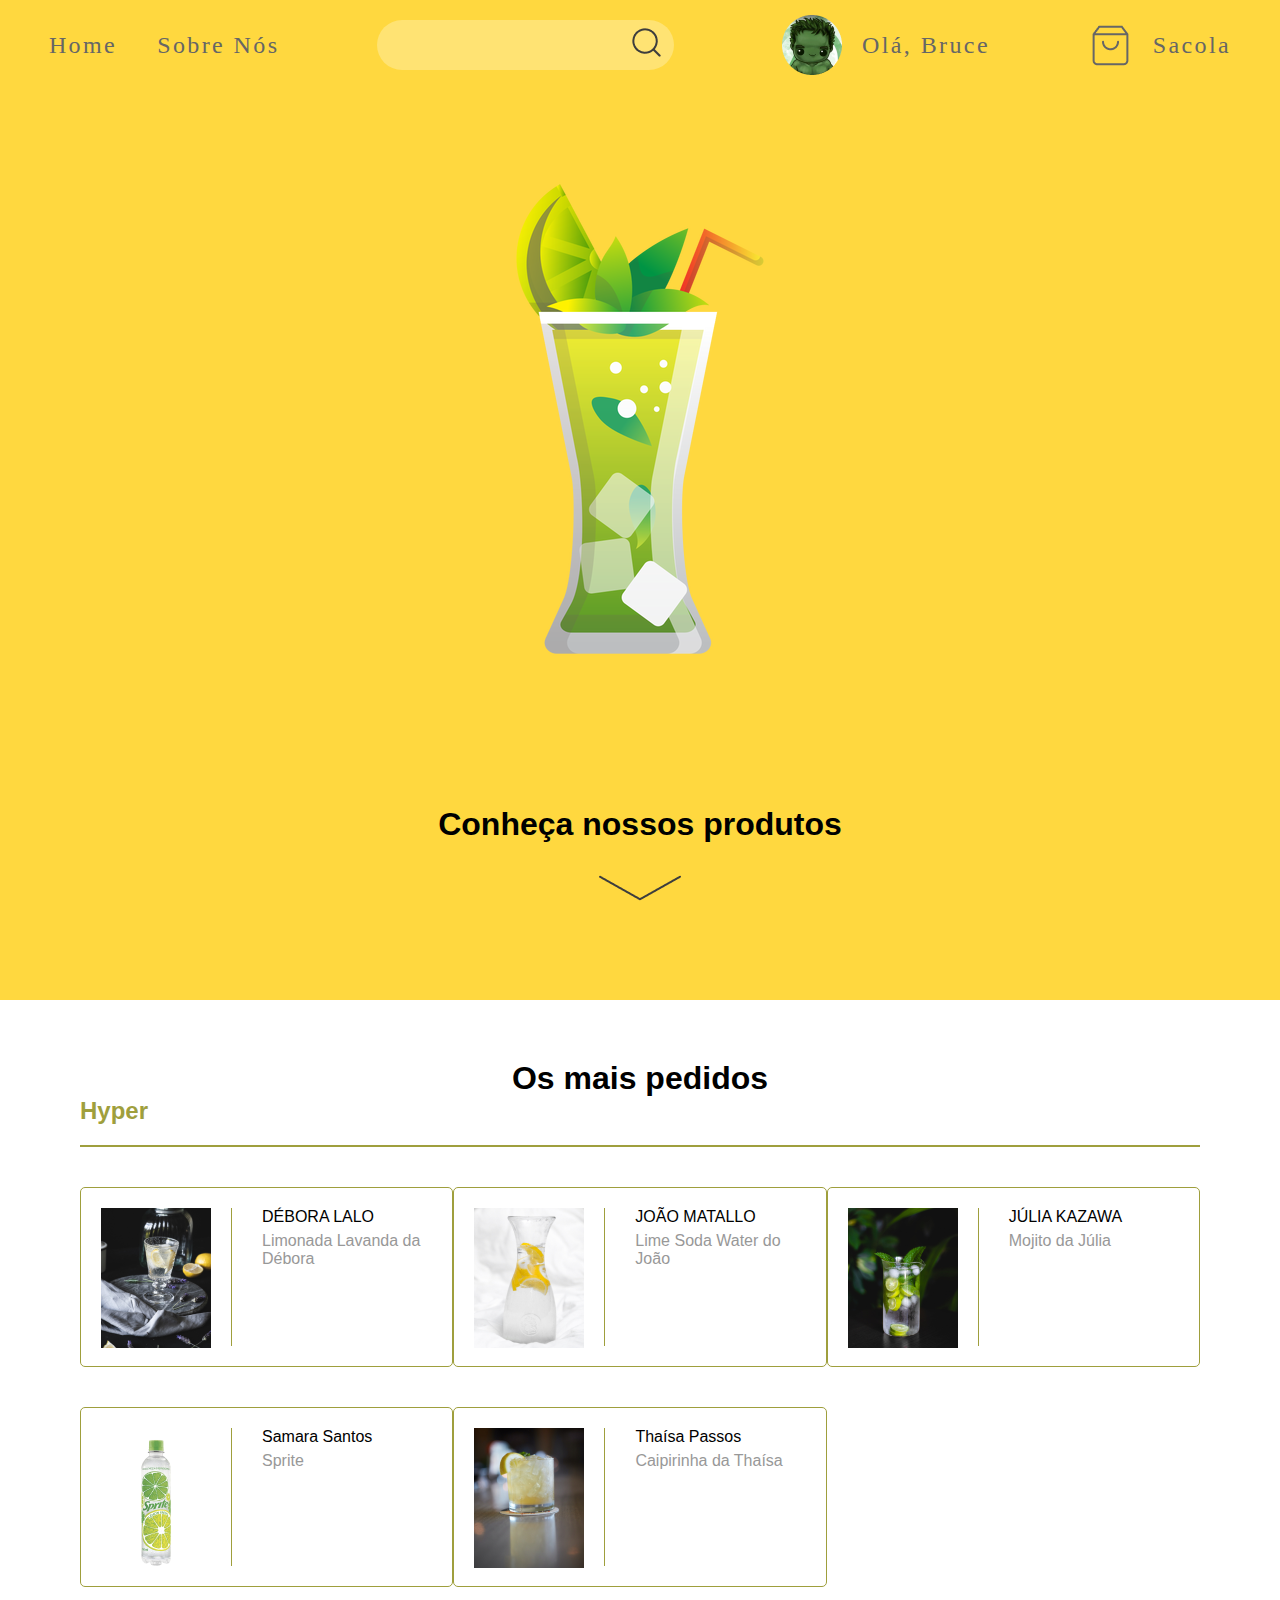
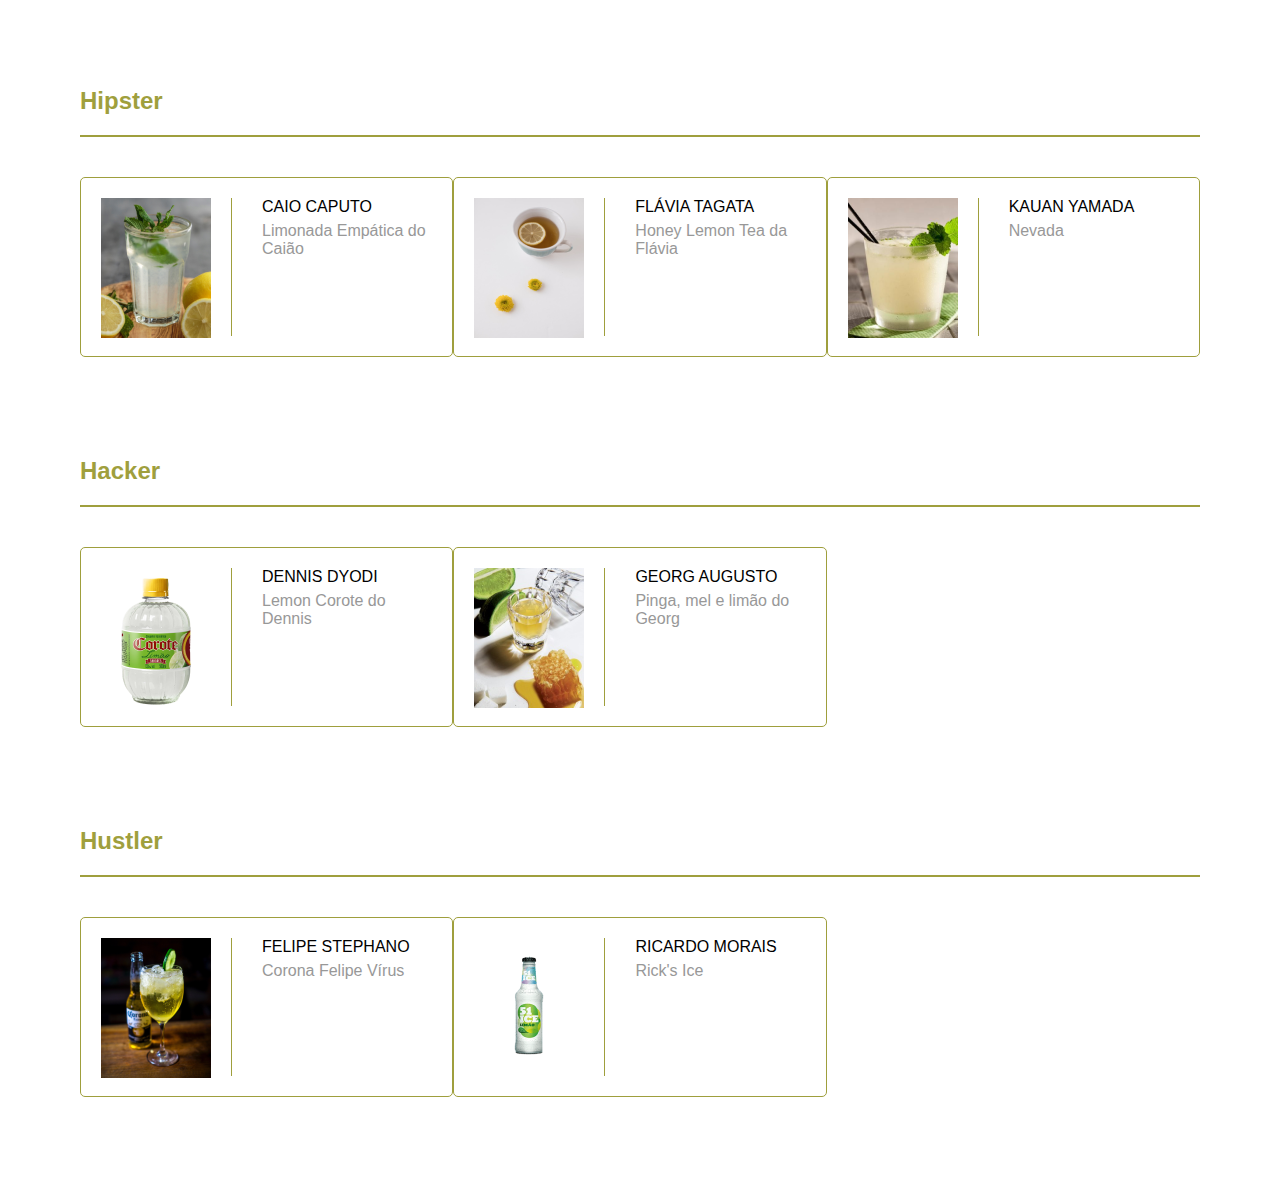
<file: index.html>
<!DOCTYPE html>
<html lang="pt-br">

<head>
  <meta charset="UTF-8">
  <meta name="viewport" content="width=device-width, initial-scale=1.0">
  <title>Limonade</title>
  <link rel="preconnect" href="https://fonts.gstatic.com">
  <link href="https://fonts.googleapis.com/css2?family=Roboto:wght@400;500;700&display=swap" rel="stylesheet">
  <link rel="stylesheet" href="styles/style.css">
</head>

<body>
  <header>
    <ul>
      <li>
        <a class="font paddingHeader" href="index.html">Home</a>
        <a class="font" href="about.html">Sobre Nós</a>
      </li>
      <li>
        <input class="backgroundYellow" type="text">
        <i><img src="assets/pesquisa.png" alt="lupa"></i>
      </li>
      <li>
        <img src="assets/EllipseBruce.png" alt="bruce">
        <span class="font">Olá, Bruce</span>
      </li>
      <li>
        <img src="assets/sacola.png" alt="sacola">
        <span class="font">Sacola</span>
      </li>
    </ul>
  </header>
  <div class="menu-scrool">
    <div class="logo">
      <img src="assets/limonada.png" alt="" srcset="">
    </div>
    <div class="button-scrool">
      <h1>Conheça nossos produtos</h1>
      <a href="#menu-itens"><img src="assets/chevron-down.png" alt="chevron-down"></a>
    </div>
  </div>
  <div id="menu-itens" class="menu-itens">
    <h1>Os mais pedidos</h1>

    <div class="itens">
      <div class="hyper-itens">
        <h2>Hyper</h2>
        <hr>
        <div class="stack-item">
          <div class="item">
            <div class="item-image">
              <img src="assets/lavanda.png" alt="Lavanda">
            </div>
            <a href="#">
              <div class="description">
                <p>DÉBORA LALO</p>
                <p class="drink">Limonada Lavanda da Débora</p>
              </div>
            </a>
          </div>
          <div class="item">
            <div class="item-image">
              <img src="assets/soda-water.png" alt="Soda Water">
            </div>
            <a href="#">
              <div class="description">
                <p>JOÃO MATALLO</p>
                <p class="drink">Lime Soda Water do João</p>
              </div>
            </a>
          </div>
          <div class="item">
            <div class="item-image">
              <img src="assets/mojito.png" alt="Mojito">
            </div>
            <a href="#">
              <div class="description">
                <p>JÚLIA KAZAWA</p>
                <p class="drink">Mojito da Júlia</p>
              </div>
            </a>
          </div>
        </div>

        <div class="stack-item">
          <div class="item">
            <div class="item-image">
              <img src="assets/sprite.png" alt="Sprite">
            </div>
            <a href="#">
              <div class="description">
                <p>Samara Santos</p>
                <p class="drink">Sprite</p>
              </div>
            </a>
          </div>
          <div class="item">
            <div class="item-image">
              <img src="assets/caipirinha.png" alt="Caipirinha">
            </div>
            <a href="#">
              <div class="description">
                <p>Thaísa Passos</p>
                <p class="drink">Caipirinha da Thaísa</p>
              </div>
            </a>
          </div>
          <div class="item-none">

          </div>
        </div>
      </div>

      <div class="hipster-itens">
        <h2>Hipster</h2>
        <hr>
        <div class="stack-item">
          <div class="item">
            <div class="item-image">
              <img src="assets/limonada-empatica.png" alt="Limonada Empática">
            </div>
            <a href="caio.html">
              <div class="description">
                <p>CAIO CAPUTO</p>
                <p class="drink">Limonada Empática do Caião</p>
              </div>
            </a>
          </div>
          <div class="item">
            <div class="item-image">
              <img src="assets/honey.png" alt="Honey Lemon">
            </div>
            <a href="flavia.html">
              <div class="description">
                <p>FLÁVIA TAGATA</p>
                <p class="drink">Honey Lemon Tea da Flávia</p>
              </div>
            </a>
          </div>
          <div class="item">
            <div class="item-image">
              <img src="assets/nevada.png" alt="Nevada">
            </div>
            <a href="kauan.html">
              <div class="description">
                <p>KAUAN YAMADA</p>
                <p class="drink">Nevada</p>
              </div>
            </a>
          </div>
        </div>
      </div>

      <div class="hacker-itens">
        <h2>Hacker</h2>
        <hr>
        <div class="stack-item">
          <div class="item">
            <div class="item-image">
              <img src="assets/corote.png" alt="Corote">
            </div>
            <a href="dennis.html">
              <div class="description">
                <p>DENNIS DYODI</p>
                <p class="drink">Lemon Corote do Dennis</p>
              </div>
            </a>
          </div>
          <div class="item">
            <div class="item-image">
              <img src="assets/pinga.png" alt="Pinga, mel e limão">
            </div>
            <a href="georg.html">
              <div class="description">
                <p>GEORG AUGUSTO</p>
                <p class="drink">Pinga, mel e limão do Georg</p>
              </div>
            </a>
          </div>
          <div class="item-none">

          </div>
        </div>
      </div>

      <div class="hacker-itens">
        <h2>Hustler</h2>
        <hr>
        <div class="stack-item">
          <div class="item">
            <div class="item-image">
              <img src="assets/corona.png" alt="Corona">
            </div>
            <a href="felipe.html">
              <div class="description">
                <p>FELIPE STEPHANO</p>
                <p class="drink">Corona Felipe Vírus</p>
              </div>
            </a>
          </div>
          <div class="item">
            <div class="item-image">
              <img src="assets/sminorf.png" alt="Sminorf">
            </div>
            <a href="ricardo.html">
              <div class="description">
                <p>RICARDO MORAIS</p>
                <p class="drink">Rick's Ice</p>
              </div>
            </a>
          </div>
          <div class="item-none">

          </div>
        </div>
      </div>
    </div>
  </div>
  </div>
</body>

</html>
</file>
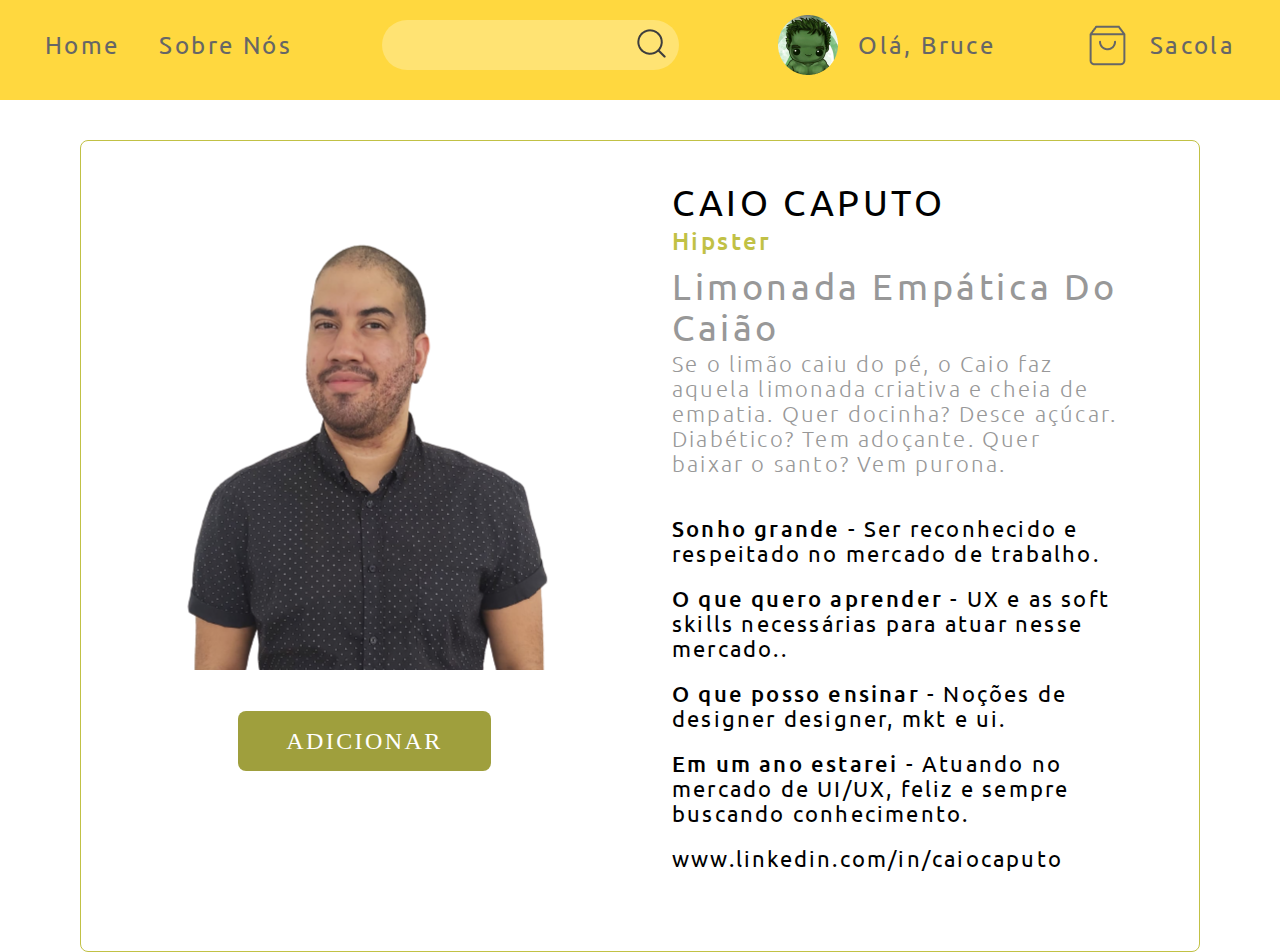
<file: caio.html>
<!DOCTYPE html>
<html lang="pt-br">

<head>
  <meta charset="UTF-8">
  <meta name="viewport" content="width=device-width, initial-scale=1.0">
  <title>Limonade - Sobre Nós</title>
  <link rel="preconnect" href="https://fonts.gstatic.com">
  <link rel="preconnect" href="https://fonts.gstatic.com">
  <link href="https://fonts.googleapis.com/css2?family=Ubuntu:ital,wght@0,400;0,500;1,400;1,500&display=swap" rel="stylesheet">
  <link rel="stylesheet" href="styles/stylePerson.css">
  <link rel="stylesheet" href="styles/reset.css">
  <link rel="stylesheet" href="animation/animation.css">
</head>

<body>
  <header>
    <ul>
      <li>
        <a class="font paddingHeader" href="index.html">Home</a>
        <a class="font" href="about.html">Sobre Nós</a>
      </li>
      <li>
        <input class="backgroundYellow" type="text">
        <i><img src="assets/pesquisa.png" alt="lupa"></i>
      </li>
      <li>
        <img src="assets/EllipseBruce.png" alt="bruce">
        <span class="font">Olá, Bruce</span>
      </li>
      <li>
        <img src="assets/sacola.png" alt="sacola">
        <span class="font">Sacola</span>
      </li>
    </ul>
  </header>

  <div class="border row">
    <div>
      <img class="photo" src="assets/caio.png" alt="">
      <button>Adicionar</button>
    </div>
    <div class="info">
      <h1 class="name">Caio Caputo</h1>
      <p class="stack">Hipster</p>
      <p class="drink">limonada empática do Caião</p>
      <p class="drinkDescriptions">
        Se o limão caiu do pé, o Caio faz aquela limonada criativa e cheia de 
        empatia. Quer docinha? Desce açúcar. Diabético? Tem adoçante. Quer baixar 
        o santo? Vem purona.
      </p>
      <div class="dream">
        <p class="dreamSubTitle">
          <b class="dreamTitle">Sonho grande</b> 
           - Ser reconhecido e respeitado no mercado de trabalho.
        </p>
      </div>
      <div class="dream">
        <p class="dreamSubTitle">
          <b class="dreamTitle">O que quero aprender</b> 
           - UX e as soft skills necessárias para atuar nesse mercado..
        </p>
      </div>
      <div class="dream">
        <p class="dreamSubTitle">
          <b class="dreamTitle">O que posso ensinar</b> 
           - Noções de designer designer, mkt e ui.
        </p>
      </div>
      <div class="dream">
        <p class="dreamSubTitle">
          <b class="dreamTitle">Em um ano estarei</b> 
           - Atuando no mercado de UI/UX, feliz e sempre buscando conhecimento.
        </p>
      </div>
      <div class="dream">
        <p class="dreamTitle"></p>
        <p class="dreamSubTitle"><a href="https://www.linkedin.com/in/caiocaputo">www.linkedin.com/in/caiocaputo</a></p>
      </div>
    </div>
  </div>
</body>
<script src="script.js"></script>
</html>
</file>
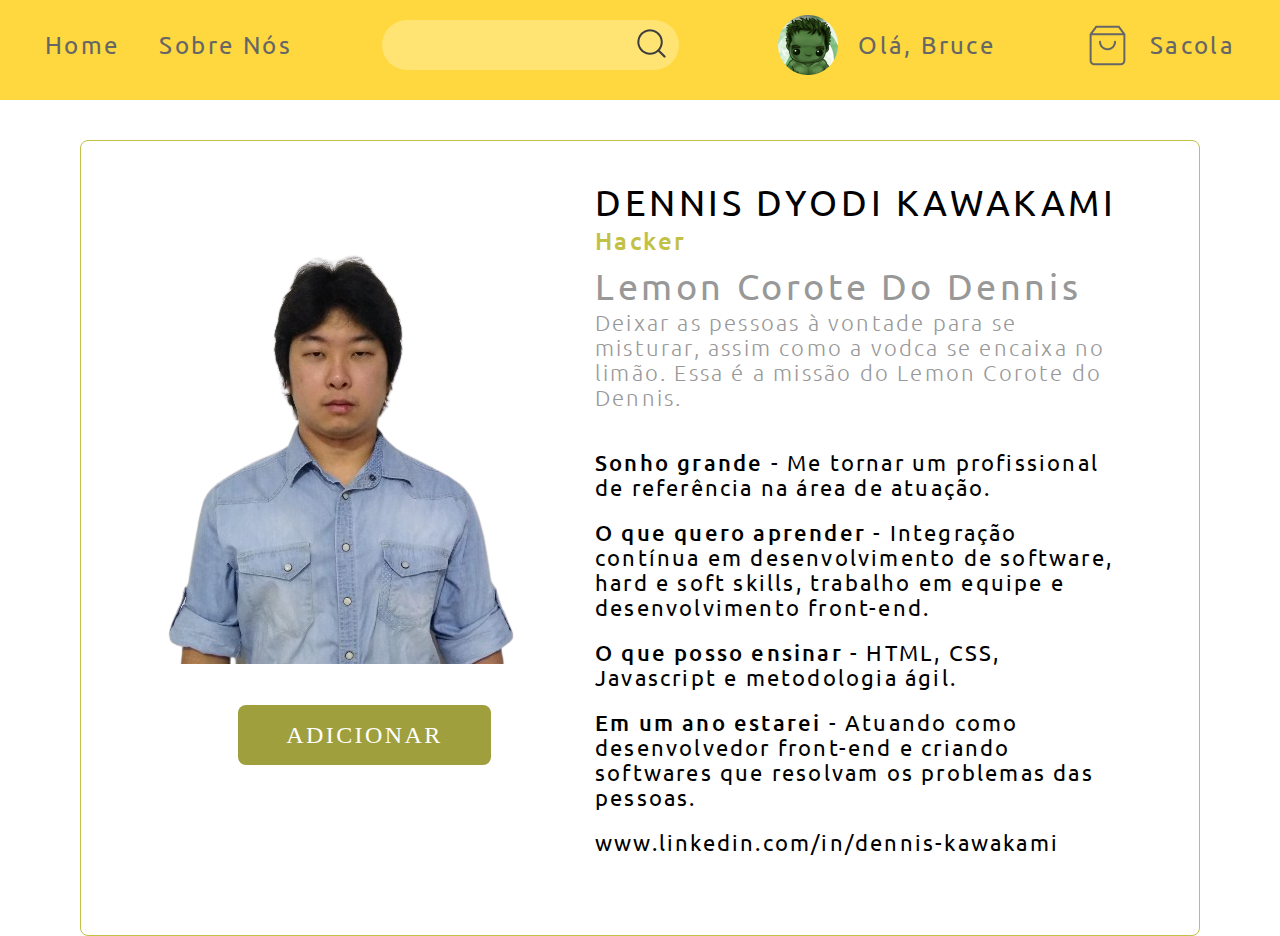
<file: dennis.html>
<!DOCTYPE html>
<html lang="pt-br">

<head>
  <meta charset="UTF-8">
  <meta name="viewport" content="width=device-width, initial-scale=1.0">
  <title>Limonade - Sobre Nós</title>
  <link rel="preconnect" href="https://fonts.gstatic.com">
  <link rel="preconnect" href="https://fonts.gstatic.com">
  <link href="https://fonts.googleapis.com/css2?family=Ubuntu:ital,wght@0,400;0,500;1,400;1,500&display=swap" rel="stylesheet">
  <link rel="stylesheet" href="styles/stylePerson.css">
  <link rel="stylesheet" href="styles/reset.css">
  <link rel="stylesheet" href="animation/animation.css">
</head>

<body>
  <header>
    <ul>
      <li>
        <a class="font paddingHeader" href="index.html">Home</a>
        <a class="font" href="about.html">Sobre Nós</a>
      </li>
      <li>
        <input class="backgroundYellow" type="text">
        <i><img src="assets/pesquisa.png" alt="lupa"></i>
      </li>
      <li>
        <img src="assets/EllipseBruce.png" alt="bruce">
        <span class="font">Olá, Bruce</span>
      </li>
      <li>
        <img src="assets/sacola.png" alt="sacola">
        <span class="font">Sacola</span>
      </li>
    </ul>
  </header>

  <div class="border row">
    <div>
      <img class="photo" src="assets/dennis.png" alt="">
      <button>Adicionar</button>
    </div>
    <div class="info">
      <h1 class="name">Dennis Dyodi Kawakami</h1>
      <p class="stack">Hacker</p>
      <p class="drink">Lemon Corote do Dennis</p>
      <p class="drinkDescriptions">
        Deixar as pessoas à vontade para se misturar, assim como a vodca se 
        encaixa no limão. Essa é a missão do Lemon Corote do Dennis.
      </p>
      <div class="dream">
        <p class="dreamSubTitle">
          <b class="dreamTitle">Sonho grande</b> 
           - Me tornar um profissional de referência na área de atuação.
        </p>
      </div>
      <div class="dream">
        <p class="dreamSubTitle">
          <b class="dreamTitle">O que quero aprender</b> 
           - Integração contínua em desenvolvimento de software, hard e soft 
           skills, trabalho em equipe e desenvolvimento front-end.
        </p>
      </div>
      <div class="dream">
        <p class="dreamSubTitle">
          <b class="dreamTitle">O que posso ensinar</b> 
           - HTML, CSS, Javascript e metodologia ágil.
        </p>
      </div>
      <div class="dream">
        <p class="dreamSubTitle">
          <b class="dreamTitle">Em um ano estarei</b> 
           - Atuando como desenvolvedor front-end e criando softwares que 
           resolvam os problemas das pessoas.
        </p>
      </div>
      <div class="dream">
        <p class="dreamTitle"></p>
        <p class="dreamSubTitle"><a href="https://www.linkedin.com/in/dennis-kawakami">www.linkedin.com/in/dennis-kawakami</a></p>
      </div>
    </div>
  </div>
</body>
<script src="script.js"></script>
</html>
</file>
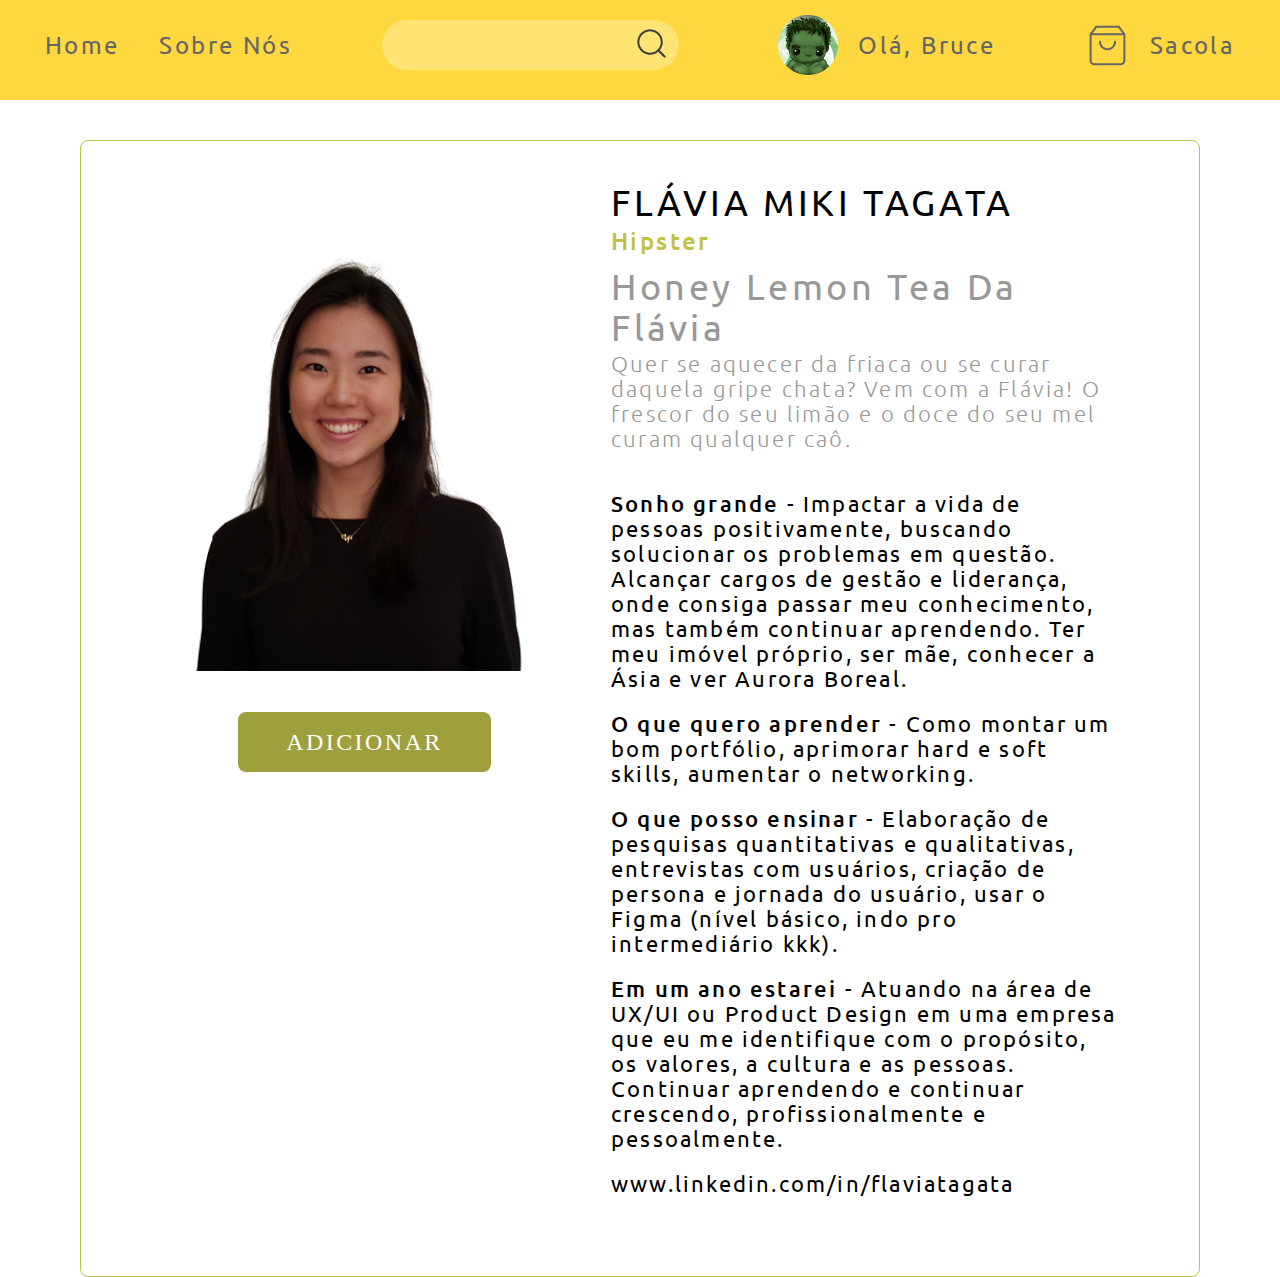
<file: flavia.html>
<!DOCTYPE html>
<html lang="pt-br">

<head>
  <meta charset="UTF-8">
  <meta name="viewport" content="width=device-width, initial-scale=1.0">
  <title>Limonade - Sobre Nós</title>
  <link rel="preconnect" href="https://fonts.gstatic.com">
  <link rel="preconnect" href="https://fonts.gstatic.com">
  <link href="https://fonts.googleapis.com/css2?family=Ubuntu:ital,wght@0,400;0,500;1,400;1,500&display=swap" rel="stylesheet">
  <link rel="stylesheet" href="styles/stylePerson.css">
  <link rel="stylesheet" href="styles/reset.css">
  <link rel="stylesheet" href="animation/animation.css">
</head>

<body>
  <header>
    <ul>
      <li>
        <a class="font paddingHeader" href="index.html">Home</a>
        <a class="font" href="about.html">Sobre Nós</a>
      </li>
      <li>
        <input class="backgroundYellow" type="text">
        <i><img src="assets/pesquisa.png" alt="lupa"></i>
      </li>
      <li>
        <img src="assets/EllipseBruce.png" alt="bruce">
        <span class="font">Olá, Bruce</span>
      </li>
      <li>
        <img src="assets/sacola.png" alt="sacola">
        <span class="font">Sacola</span>
      </li>
    </ul>
  </header>

  <div class="border row">
    <div>
      <img class="photo" src="assets/flavia.png" alt="">
      <button>Adicionar</button>
    </div>
    <div class="info">
      <h1 class="name">Flávia Miki Tagata</h1>
      <p class="stack">Hipster</p>
      <p class="drink">Honey Lemon Tea da Flávia</p>
      <p class="drinkDescriptions">
        Quer se aquecer da friaca ou se curar daquela gripe chata? Vem com a 
        Flávia! O frescor do seu limão e o doce do seu mel curam qualquer caô.
      </p>
      <div class="dream">
        <p class="dreamSubTitle">
          <b class="dreamTitle">Sonho grande</b> 
           - Impactar a vida de pessoas positivamente, buscando solucionar os 
           problemas em questão. Alcançar cargos de gestão e liderança, onde 
           consiga passar meu conhecimento, mas também continuar aprendendo. 
           Ter meu imóvel próprio, ser mãe, conhecer a Ásia e ver Aurora Boreal.
        </p>
      </div>
      <div class="dream">
        <p class="dreamSubTitle">
          <b class="dreamTitle">O que quero aprender</b> 
           - Como montar um bom portfólio, aprimorar hard e soft skills, aumentar o networking.
        </p>
      </div>
      <div class="dream">
        <p class="dreamSubTitle">
          <b class="dreamTitle">O que posso ensinar</b> 
           -  Elaboração de pesquisas quantitativas e qualitativas, entrevistas com usuários, criação de persona e 
           jornada do usuário, usar o Figma (nível básico, indo pro intermediário kkk).
        </p>
      </div>
      <div class="dream">
        <p class="dreamSubTitle">
          <b class="dreamTitle">Em um ano estarei</b> 
           - Atuando na área de UX/UI ou Product Design em uma empresa que eu me 
           identifique com o propósito, os valores, a cultura e as pessoas. 
           Continuar aprendendo e continuar crescendo, profissionalmente e pessoalmente.
        </p>
      </div>
      <div class="dream">
        <p class="dreamTitle"></p>
        <p class="dreamSubTitle"><a href="https://www.linkedin.com/in/flaviatagata">www.linkedin.com/in/flaviatagata</a></p>
      </div>
    </div>
  </div>
</body>
<script src="script.js"></script>
</html>
</file>
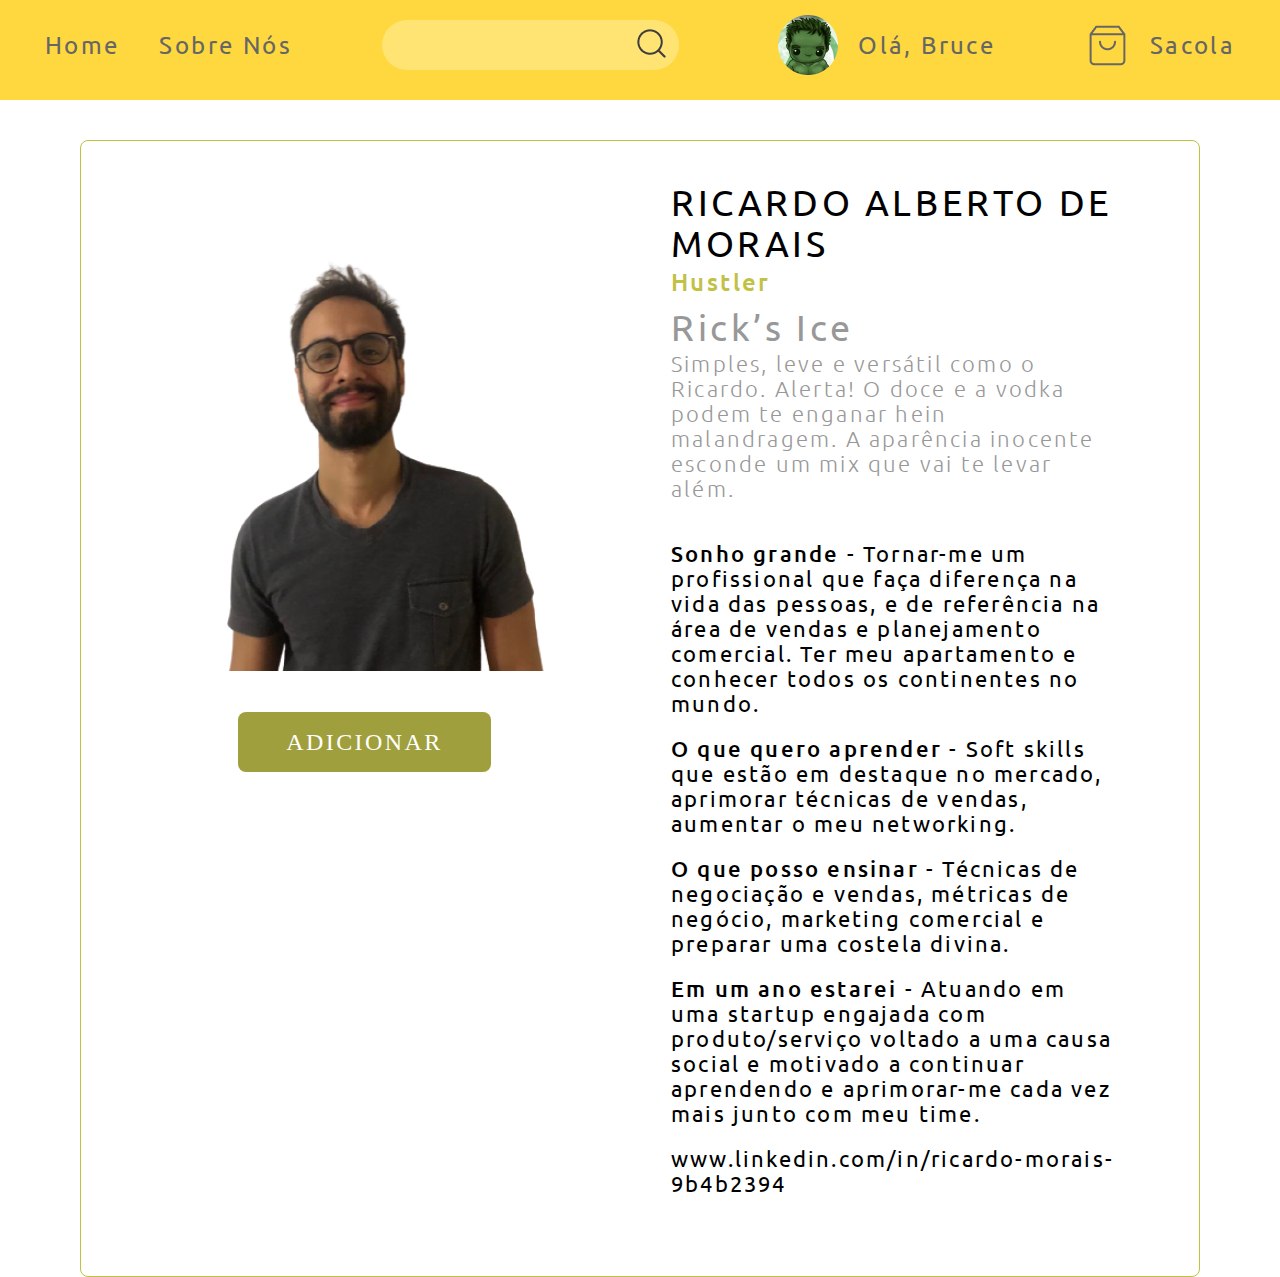
<file: ricardo.html>
<!DOCTYPE html>
<html lang="pt-br">

<head>
  <meta charset="UTF-8">
  <meta name="viewport" content="width=device-width, initial-scale=1.0">
  <title>Limonade - Sobre Nós</title>
  <link rel="preconnect" href="https://fonts.gstatic.com">
  <link rel="preconnect" href="https://fonts.gstatic.com">
  <link href="https://fonts.googleapis.com/css2?family=Ubuntu:ital,wght@0,400;0,500;1,400;1,500&display=swap" rel="stylesheet">
  <link rel="stylesheet" href="styles/stylePerson.css">
  <link rel="stylesheet" href="styles/reset.css">
  <link rel="stylesheet" href="animation/animation.css">
</head>

<body>
  <header>
    <ul>
      <li>
        <a class="font paddingHeader" href="index.html">Home</a>
        <a class="font" href="about.html">Sobre Nós</a>
      </li>
      <li>
        <input class="backgroundYellow" type="text">
        <i><img src="assets/pesquisa.png" alt="lupa"></i>
      </li>
      <li>
        <img src="assets/EllipseBruce.png" alt="bruce">
        <span class="font">Olá, Bruce</span>
      </li>
      <li>
        <img src="assets/sacola.png" alt="sacola">
        <span class="font">Sacola</span>
      </li>
    </ul>
  </header>

  <div class="border row">
    <div>
      <img class="photo" src="assets/ricardo.png" alt="">
      <button>Adicionar</button>
    </div>
    <div class="info">
      <h1 class="name">Ricardo Alberto de Morais</h1>
      <p class="stack">Hustler</p>
      <p class="drink">Rick’s Ice</p>
      <p class="drinkDescriptions">
        Simples, leve e versátil como o Ricardo. Alerta! O doce e a vodka podem 
        te enganar hein malandragem. A aparência inocente esconde um mix que vai 
        te levar além.
      </p>
      <div class="dream">
        <p class="dreamSubTitle">
          <b class="dreamTitle">Sonho grande</b> 
           - Tornar-me um profissional que faça diferença na vida das pessoas, 
           e de referência na área de vendas e planejamento comercial. Ter meu 
           apartamento e conhecer todos os continentes no mundo.
        </p>
      </div>
      <div class="dream">
        <p class="dreamSubTitle">
          <b class="dreamTitle">O que quero aprender</b> 
           - Soft skills que estão em destaque no mercado, aprimorar técnicas 
           de vendas, aumentar o meu networking.
        </p>
      </div>
      <div class="dream">
        <p class="dreamSubTitle">
          <b class="dreamTitle">O que posso ensinar</b> 
           - Técnicas de negociação e vendas, métricas de negócio, marketing 
           comercial e preparar uma costela divina.
        </p>
      </div>
      <div class="dream">
        <p class="dreamSubTitle">
          <b class="dreamTitle">Em um ano estarei</b> 
           - Atuando em uma startup engajada com produto/serviço voltado a uma 
           causa social e motivado a continuar aprendendo e aprimorar-me cada 
           vez mais junto com meu time.
        </p>
      </div>
      <div class="dream">
        <p class="dreamTitle"></p>
        <p class="dreamSubTitle"><a href="https://www.linkedin.com/in/ricardo-morais-9b4b2394">www.linkedin.com/in/ricardo-morais-9b4b2394</a></p>
      </div>
    </div>
  </div>
</body>
<script src="script.js"></script>
</html>
</file>
<file: styles/style.css>
* {
  margin: 0;
  padding: 0;
  box-sizing: border-box;
  outline: 0;
}

body {
  -webkit-font-smoothing: antialiased;
  font-family: 'Ubuntu', sans-serif;
}

button {
  cursor: pointer;
}

a {
  text-decoration: none;

}

.font {
  font-family: Ubuntu;
  font-style: normal;
  font-weight: normal;
  font-size: 24px;
  line-height: 28px;
  /* identical to box height */

  letter-spacing: 0.1em;

  color: #666666;
}

.paddingHeader {
  padding-right: 40px;
}

li {
  list-style-type: none;
  display: flex;
  align-items: center;
  justify-content: center;

  font-size: 24px;
}

li input {
  width: 297px;
  height: 50px;
  border: none;
  border-radius: 50px;
  padding: 0 5%;
  font-size: 20px;
}

.backgroundYellow {
  background-color: #FFE373;
}

li i {
  display: block;
  margin-left: -45px;
}

li img {
  margin-right: 20px;
}

header  {
  height: 100px;
  background-color: #FFD83F;
}

header ul {
  display: flex;
  justify-content: space-around;
  align-items: center;
}

header ul li {
  margin-top: 15px;
}

div.menu-scrool {
  height: 100vh;
  display: flex;
  flex-direction: column;
  align-items: center;
  justify-content: space-around;

  background-color: #FFD83F;
}

div.button-scrool {
  display: flex;
  flex-direction: column;
  align-items: center;
  justify-content: center;
}

div.menu-itens {
  height: 200vh;
  background: #FFF;
  padding: 0 80px;
}

div.menu-itens h1 {
  text-align: center;
  padding-top: 60px;
}

div.menu-itens a {
  color: black;
}

div.itens h2 {
  padding-bottom: 20px;
  color: #9F9F3D;
}

div.itens hr {
  border: 1px solid #9F9F3D;
  margin-bottom: 40px;
}


.hyper-itens, .hipster-itens, .hacker-itens, .hustler-itens {
  padding-bottom: 60px;
}


div.stack-item {
  display: flex;
  justify-content: space-around;
  margin-bottom: 40px;
}


div.item {
  border: 1px solid #9F9F3D;
  border-radius: 5px;
  width: 400px;
  height: 180px;
  padding: 20px;
  display: flex;
}

.item-none {
  border: none;
  width: 400px;
  height: 180px;
  padding: 20px;
  display: flex;
}

div.item-image {
  padding-right: 20px;
  border-right: 1px solid #9F9F3D;
}

div.description {
  padding-left: 30px;
}

.drink {
  color: #989898;
  margin-top: 6px;
}
</file>
<file: styles/stylePerson.css>
body {
  -webkit-font-smoothing: antialiased;
  font-family: 'Ubuntu', sans-serif;
}

button {
  cursor: pointer;
}

a {
  text-decoration: none;
  color: #000000;
}

a:hover {
  text-decoration: none;
  text-decoration: underline;
  color: #000000;
}

.font {
  font-family: Ubuntu;
  font-style: normal;
  font-weight: normal;
  font-size: 24px;
  line-height: 28px;
  /* identical to box height */

  letter-spacing: 0.1em;

  color: #666666;
}

.paddingHeader {
  padding-right: 40px;
}

li {
  list-style-type: none;
  display: flex;
  align-items: center;
  justify-content: center;

  font-size: 24px;
}

li input {
  width: 297px;
  height: 50px;
  border: none;
  border-radius: 50px;
  padding: 0 5%;
  font-size: 20px;
}

.backgroundYellow {
  background-color: #FFE373;
}

li i {
  display: block;
  margin-left: -45px;
}

li img {
  margin-right: 20px;
}

header  {
  height: 100px;
  background-color: #FFD83F;
}

header ul {
  display: flex;
  justify-content: space-around;
  align-items: center;
}

header ul li {
  margin-top: 15px;
}

.row {
  display: flex;
  flex-direction: row;
}

.border {
  margin: 40px 80px 0 80px;
  background: #FFFFFF;

  border: 1px solid #C1C145;
  box-sizing: border-box;
  border-radius: 8px;
}

.photo {
  padding: 100px 80px 0 80px;
}

button {
  width: 253px;
  height: 60px;
  background: #9F9F3D;
  border-radius: 8px;

  display: flex;
  align-items: center;
  justify-content: center;
  letter-spacing: 0.1em;
  text-transform: uppercase;

  font-family: Ubuntu;
  font-style: normal;
  font-weight: normal;
  font-size: 24px;
  line-height: 28px;
  /* identical to box height */

  color: #FFFFFF;

  margin: 38px 0 100px 157px;

}

.info {
  padding-right: 80px;
  padding-bottom: 60px;
}

.name {
  font-family: Ubuntu;
  font-style: normal;
  font-weight: normal;
  font-size: 36px;
  line-height: 41px;

  display: flex;
  align-items: center;
  letter-spacing: 0.1em;
  
  color: #000000;
  text-transform: uppercase;

  padding: 40px 0 5px 0;
}

.stack {
  font-family: Ubuntu;
font-style: normal;
font-weight: 500;
font-size: 24px;
line-height: 28px;
letter-spacing: 0.1em;

/* Secondary -1 */

color: #C1C145;

padding-bottom: 10px;
}

.drink {
  font-family: Ubuntu;
font-style: normal;
font-weight: normal;
font-size: 36px;
line-height: 41px;
display: flex;
align-items: center;
letter-spacing: 0.1em;
text-transform: capitalize;

/* gray -1 */

color: #989898;

padding-bottom: 4px;
}

.drinkDescriptions {
  font-family: Ubuntu;
font-style: normal;
font-weight: 300;
font-size: 22px;
line-height: 25px;
letter-spacing: 0.1em;

/* gray -1 */

color: #989898;
padding-bottom: 40px;
}

.dream {
  display: flex;
  flex-direction: row;
}

.dreamTitle {
  font-family: Ubuntu;
  font-style: normal;
  font-weight: 500;
  font-size: 22px;
  line-height: 25px;
  letter-spacing: 0.1em;
  
  color: #000000;
}

.dreamSubTitle {
  font-family: Ubuntu;
font-style: normal;
font-weight: normal;
font-size: 22px;
line-height: 25px;
letter-spacing: 0.1em;

color: #000000;

padding-bottom: 20px;
}

a {
  text-decoration: none;
}
</file>
<file: animation/animation.css>
.tracking-in-expand {
	-webkit-animation: tracking-in-expand 2.7s cubic-bezier(0.215, 0.610, 0.355, 1.000) both;
	        animation: tracking-in-expand 2.7s cubic-bezier(0.215, 0.610, 0.355, 1.000) both;
}

.slide-in-left {
	-webkit-animation: slide-in-left 1.5s cubic-bezier(0.250, 0.460, 0.450, 0.940) both;
	        animation: slide-in-left 1.5s cubic-bezier(0.250, 0.460, 0.450, 0.940) both;
}

.slide-in-right {
	-webkit-animation: slide-in-right 1.5s cubic-bezier(0.250, 0.460, 0.450, 0.940) both;
	        animation: slide-in-right 1.5s cubic-bezier(0.250, 0.460, 0.450, 0.940) both;
}

@-webkit-keyframes tracking-in-expand {
  0% {
    letter-spacing: -0.5em;
    opacity: 0;
  }
  40% {
    opacity: 0.6;
  }
  100% {
    opacity: 1;
  }
}
@keyframes tracking-in-expand {
  0% {
    letter-spacing: -0.5em;
    opacity: 0;
  }
  40% {
    opacity: 0.6;
  }
  100% {
    opacity: 1;
  }
}

@-webkit-keyframes slide-in-left {
  0% {
    -webkit-transform: translateX(-1000px);
            transform: translateX(-1000px);
    opacity: 0;
  }
  100% {
    -webkit-transform: translateX(0);
            transform: translateX(0);
    opacity: 1;
  }
}
@keyframes slide-in-left {
  0% {
    -webkit-transform: translateX(-1000px);
            transform: translateX(-1000px);
    opacity: 0;
  }
  100% {
    -webkit-transform: translateX(0);
            transform: translateX(0);
    opacity: 1;
  }
}
@-webkit-keyframes slide-in-right {
  0% {
    -webkit-transform: translateX(1000px);
            transform: translateX(1000px);
    opacity: 0;
  }
  100% {
    -webkit-transform: translateX(0);
            transform: translateX(0);
    opacity: 1;
  }
}
@keyframes slide-in-right {
  0% {
    -webkit-transform: translateX(1000px);
            transform: translateX(1000px);
    opacity: 0;
  }
  100% {
    -webkit-transform: translateX(0);
            transform: translateX(0);
    opacity: 1;
  }
}
</file>
